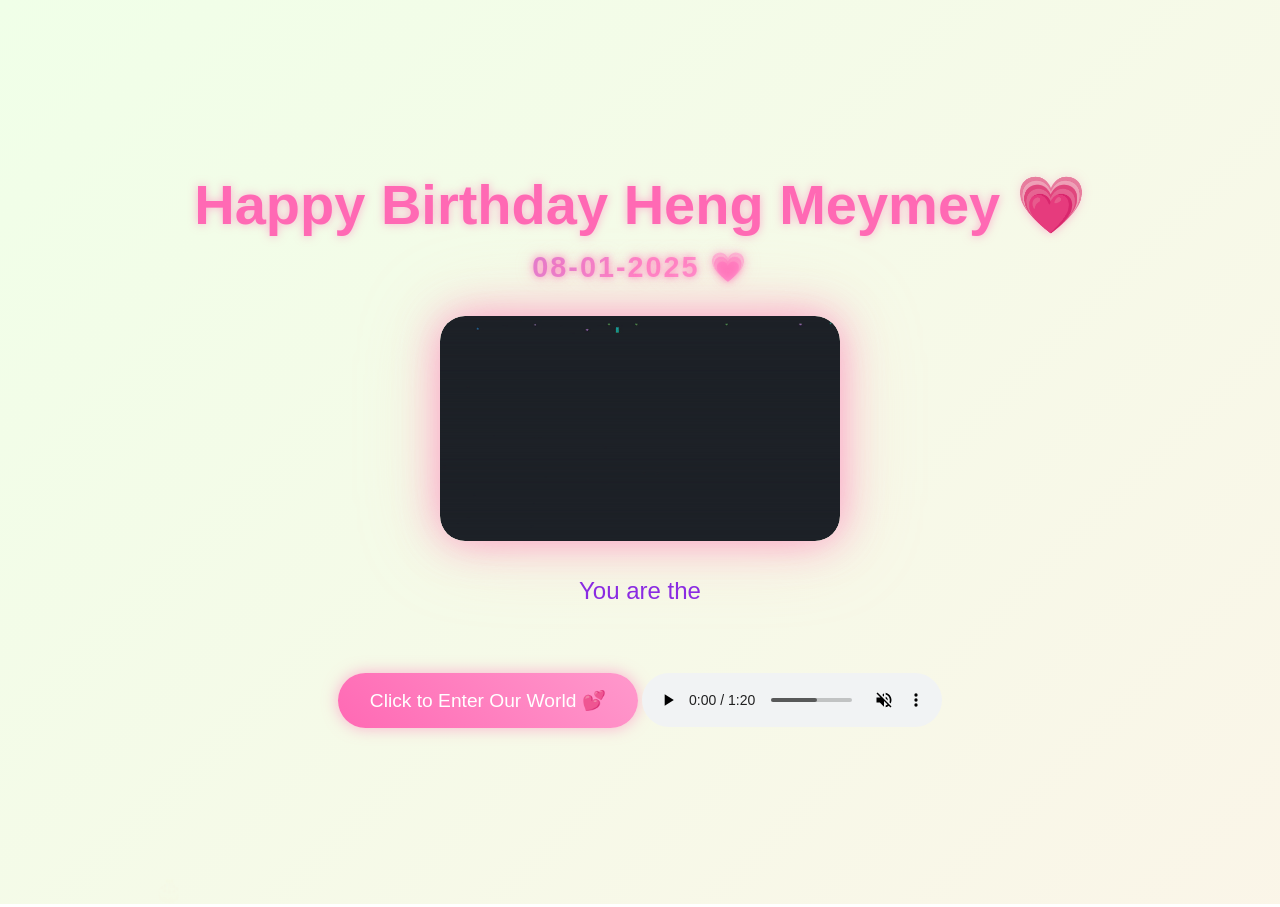
<file: index.html>
<!DOCTYPE html>
<html lang="en">
  <head>
    <meta charset="UTF-8" />
    <meta name="viewport" content="width=device-width, initial-scale=1.0" />
    <title>Happy Birthday My love</title>
    <script src="https://cdnjs.cloudflare.com/ajax/libs/gsap/3.12.2/gsap.min.js"></script>
    <link rel="stylesheet" href="style.css" />
  </head>
  <body>
    <div class="cursor"></div>
    <div class="container">
      <h1>Happy Birthday Heng Meymey 💗</h1>
      <h2 class="birthday-date">08-01-2025 💗</h2>
      <div class="image-wrapper">
        <img
          src="./PyBirthdayWish.gif"
          alt="Birthday GIF"
          class="birthday-gif"
        />
      </div>
      <div class="greeting"></div>
      <button class="cta-button">Click to Enter Our World 💕</button>
      <audio id="birthday-audio" src="./HappyBirthday.mp3" autoplay controls></audio>
    </div>

    <script src="script.js"></script>
  </body>
</html>
</file>
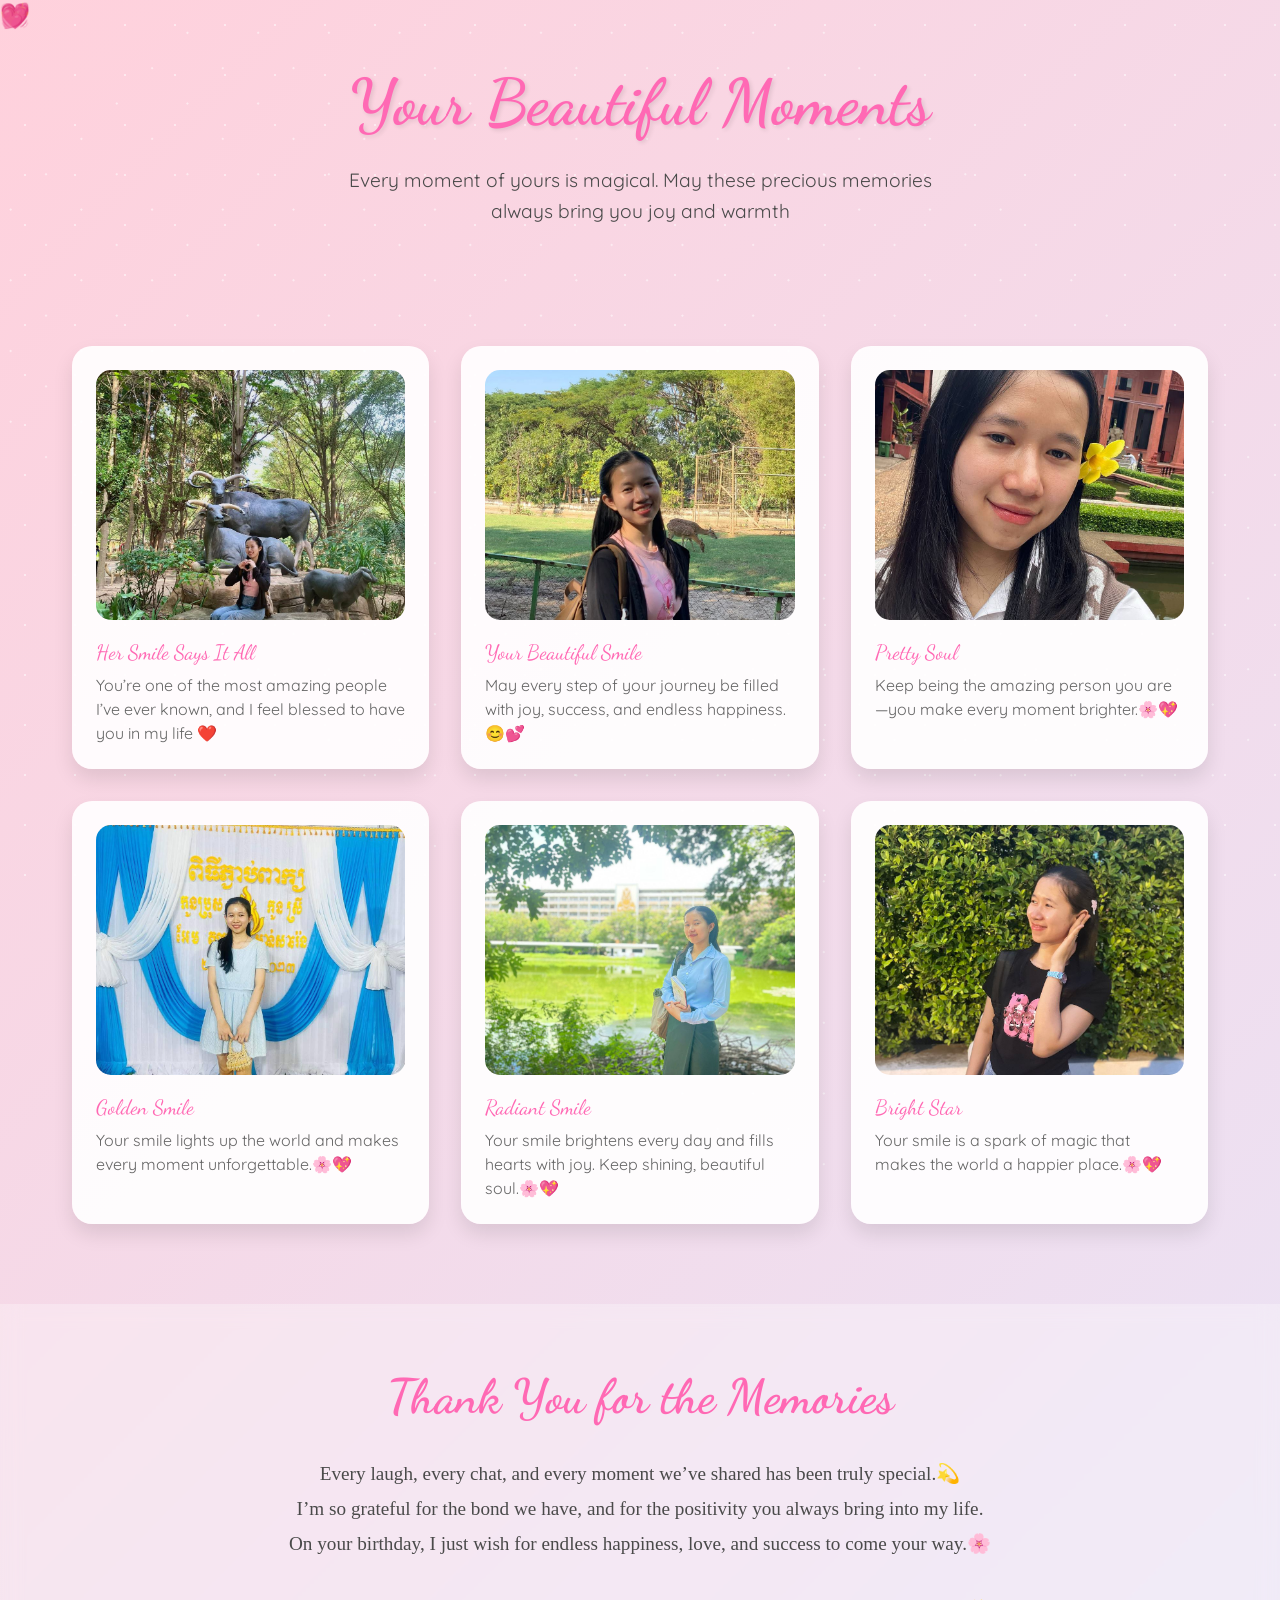
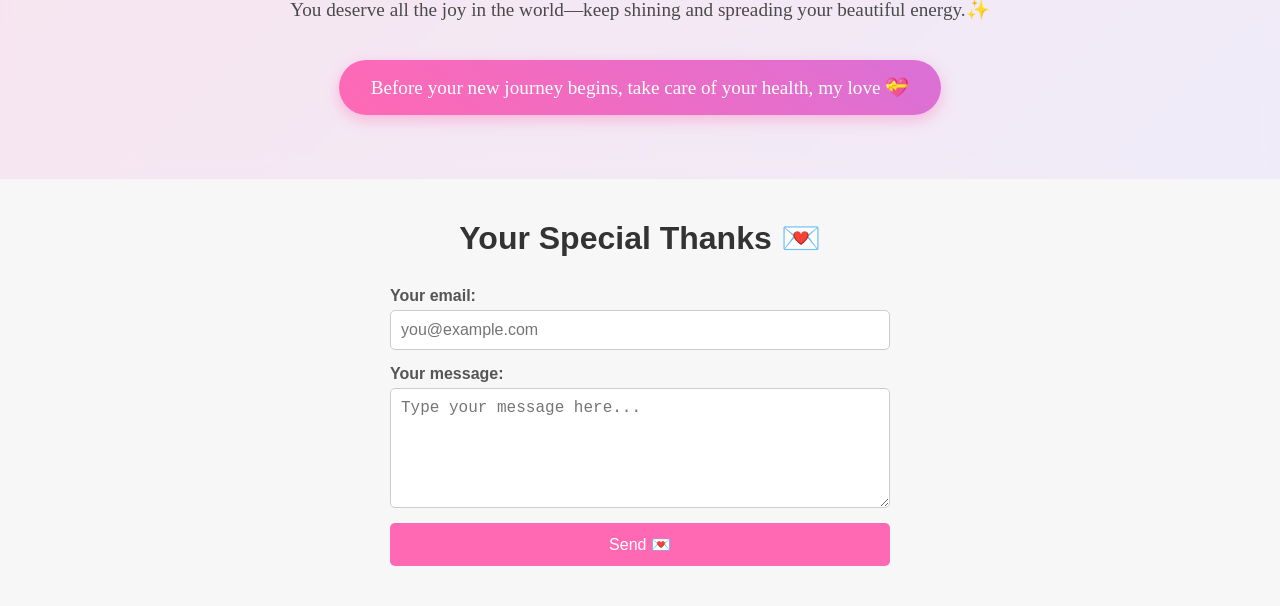
<file: last.html>
<!DOCTYPE html>
<html lang="en">
  <head>
    <meta charset="UTF-8" />
    <meta name="viewport" content="width=device-width, initial-scale=1.0" />
    <title>Our Beautiful Memories ✨</title>
    <style>
      @import url("https://fonts.googleapis.com/css2?family=Dancing+Script:wght@700&family=Quicksand:wght@300;400;500;600&display=swap");

      * {
        margin: 0;
        padding: 0;
        box-sizing: border-box;
      }

      body {
        min-height: 100vh;
        background: linear-gradient(
          135deg,
          #ffd1dc 0%,
          #e6e6fa 25%,
          #ffefd5 50%,
          #e6e6fa 75%,
          #ffd1dc 100%
        );
        background-size: 400% 400%;
        animation: gradientFlow 15s ease infinite;
        font-family: "Quicksand", sans-serif;
        overflow-x: hidden;
        color: #4a4a4a;
      }

      @keyframes gradientFlow {
        0% {
          background-position: 0% 50%;
        }

        50% {
          background-position: 100% 50%;
        }

        100% {
          background-position: 0% 50%;
        }
      }

      /* Enhanced Sparkle Effect */
      .magic-sparkles {
        position: fixed;
        top: 0;
        left: 0;
        width: 100%;
        height: 100%;
        pointer-events: none;
        z-index: 1;
      }

      .sparkle {
        position: absolute;
        width: 6px;
        height: 6px;
        border-radius: 50%;
        background-color: white;
        animation: twinkle var(--duration, 4s) ease-in-out infinite;
        opacity: 0;
      }

      @keyframes twinkle {
        0%,
        100% {
          opacity: 0;
          transform: scale(0.5);
        }

        50% {
          opacity: 0.8;
          transform: scale(1);
        }
      }

      /* Generate 50 sparkles with different positions and animations */
      .magic-sparkles::before,
      .magic-sparkles::after {
        content: "";
        position: absolute;
        width: 100%;
        height: 100%;
        background-image: radial-gradient(circle, white 1px, transparent 1px);
        background-size: 50px 50px;
        animation: sparkleLayer 8s linear infinite;
        opacity: 0.5;
      }

      .magic-sparkles::after {
        animation-delay: -4s;
        transform: rotate(45deg);
      }

      @keyframes sparkleLayer {
        0% {
          transform: translateY(0);
        }

        100% {
          transform: translateY(-50px);
        }
      }

      /* Floating Hearts */
      .floating-hearts {
        position: fixed;
        width: 100%;
        height: 100%;
        pointer-events: none;
        z-index: 2;
      }

      .heart {
        position: absolute;
        font-size: 1.5rem;
        color: rgba(255, 105, 180, 0.6);
        animation: floatHeart var(--float-duration, 6s) ease-in-out infinite;
        animation-delay: var(--delay, 0s);
      }

      @keyframes floatHeart {
        0% {
          transform: translate(0, 100vh) rotate(0deg);
        }

        100% {
          transform: translate(var(--translate-x, 0), -100vh) rotate(360deg);
        }
      }

      /* Welcome Section */
      .welcome {
        text-align: center;
        padding: 4rem 2rem;
        position: relative;
        z-index: 3;
      }

      .welcome h1 {
        font-family: "Dancing Script", cursive;
        font-size: 4rem;
        color: #ff69b4;
        text-shadow: 2px 2px 4px rgba(0, 0, 0, 0.1);
        animation: fadeInScale 2s ease;
      }

      .welcome p {
        font-size: 1.2rem;
        max-width: 600px;
        margin: 1.5rem auto;
        line-height: 1.6;
        animation: fadeIn 2s ease 0.5s both;
      }

      /* Enhanced Memory Cards */
      .memory-container {
        max-width: 1200px;
        margin: 0 auto;
        padding: 2rem;
        display: grid;
        grid-template-columns: repeat(auto-fit, minmax(300px, 1fr));
        gap: 2rem;
        z-index: 3;
        position: relative;
      }

      .memory-card {
        background: rgba(255, 255, 255, 0.9);
        border-radius: 20px;
        padding: 1.5rem;
        box-shadow: 0 10px 20px rgba(0, 0, 0, 0.1);
        transition: all 0.5s cubic-bezier(0.4, 0, 0.2, 1);
        position: relative;
        overflow: hidden;
      }

      .memory-card:hover {
        transform: translateY(-10px) scale(1.02);
        box-shadow: 0 15px 30px rgba(0, 0, 0, 0.15);
      }

      .memory-card::before {
        content: "";
        position: absolute;
        top: 0;
        left: 0;
        width: 100%;
        height: 100%;
        background: linear-gradient(
          45deg,
          transparent,
          rgba(255, 255, 255, 0.4),
          transparent
        );
        transform: translateX(-100%);
        transition: 0.5s;
      }

      .memory-card:hover::before {
        transform: translateX(100%);
      }

      .memory-img {
        width: 100%;
        height: 250px;
        object-fit: cover;
        border-radius: 15px;
        margin-bottom: 1rem;
        transition: transform 0.5s ease;
      }

      .memory-card:hover .memory-img {
        transform: scale(1.05);
      }

      .memory-date {
        font-family: "Dancing Script", cursive;
        color: #ff69b4;
        font-size: 1.3rem;
        margin-bottom: 0.5rem;
      }

      .memory-caption {
        font-size: 1rem;
        line-height: 1.5;
        color: #666;
      }

      /* Final Message Section */
      .final-message {
        text-align: center;
        padding: 4rem 2rem;
        background: rgba(255, 255, 255, 0.3);
        backdrop-filter: blur(10px);
        margin-top: 3rem;
        position: relative;
        z-index: 3;
      }

      .final-message h2 {
        font-family: "Dancing Script", cursive;
        font-size: 3rem;
        color: #ff69b4;
        margin-bottom: 2rem;
        animation: heartbeat 2s infinite;
      }

      @keyframes heartbeat {
        0%,
        100% {
          transform: scale(1);
        }

        50% {
          transform: scale(1.1);
        }
      }

      .final-message p {
        font-size: 1.2rem;
        max-width: 800px;
        margin: 0 auto 2rem;
        line-height: 1.8;
      }

      .goodbye-btn {
        display: inline-block;
        padding: 1rem 2rem;
        font-size: 1.2rem;
        background: linear-gradient(45deg, #ff69b4, #da70d6);
        color: white;
        border: none;
        border-radius: 50px;
        cursor: pointer;
        text-decoration: none;
        transition: all 0.3s ease;
        box-shadow: 0 5px 15px rgba(255, 105, 180, 0.4);
        animation: float 3s infinite ease-in-out;
      }

      .goodbye-btn:hover {
        transform: translateY(-5px);
        box-shadow: 0 8px 20px rgba(255, 105, 180, 0.6);
      }

      @keyframes float {
        0%,
        100% {
          transform: translateY(0);
        }

        50% {
          transform: translateY(-10px);
        }
      }

      /* Animations */
      @keyframes fadeInScale {
        0% {
          opacity: 0;
          transform: scale(0.8);
        }

        100% {
          opacity: 1;
          transform: scale(1);
        }
      }

      @keyframes fadeIn {
        0% {
          opacity: 0;
        }

        100% {
          opacity: 1;
        }
      }

      /* Generate Hearts */
      .js-generate-hearts {
        position: fixed;
        width: 100%;
        height: 100%;
        pointer-events: none;
        z-index: 2;
      }

      /* Custom Scrollbar */
      ::-webkit-scrollbar {
        width: 12px;
      }

      ::-webkit-scrollbar-track {
        background: rgba(255, 255, 255, 0.4);
      }

      ::-webkit-scrollbar-thumb {
        background: linear-gradient(45deg, #ff69b4, #da70d6);
        border-radius: 6px;
      }

      /* Responsive Design */
      @media (max-width: 768px) {
        .welcome h1 {
          font-size: 3rem;
        }

        .memory-container {
          grid-template-columns: 1fr;
        }

        .final-message h2 {
          font-size: 2.5rem;
        }
      }
    </style>
  </head>

  <body>
    <div class="magic-sparkles"></div>
    <div class="floating-hearts">
      <!-- Hearts will be generated via CSS -->
      <div
        class="heart"
        style="--float-duration: 6s; --delay: 0s; --translate-x: 20px"
      >
        💝
      </div>
      <div
        class="heart"
        style="--float-duration: 8s; --delay: 1s; --translate-x: -30px"
      >
        💖
      </div>
      <div
        class="heart"
        style="--float-duration: 7s; --delay: 2s; --translate-x: 40px"
      >
        💗
      </div>
      <div
        class="heart"
        style="--float-duration: 9s; --delay: 3s; --translate-x: -20px"
      >
        💓
      </div>
      <div
        class="heart"
        style="--float-duration: 5s; --delay: 4s; --translate-x: 30px"
      >
        💕
      </div>
    </div>

    <section class="welcome">
      <h1>Your Beautiful Moments</h1>
      <p>
        Every moment of yours is magical. May these precious memories always
        bring you joy and warmth
      </p>
    </section>

    <div class="memory-container">
      <div class="memory-card">
        <img src="./image1.jpg" alt="First Date" class="memory-img" />
        <div class="memory-date">Her Smile Says It All</div>
        <div class="memory-caption">
          You’re one of the most amazing people I’ve ever known, and I feel
          blessed to have you in my life ❤️
        </div>
      </div>
      <div class="memory-card">
        <img src="./image2.jpg" alt="Beach Day" class="memory-img" />
        <div class="memory-date">Your Beautiful Smile</div>
        <div class="memory-caption">
          May every step of your journey be filled with joy, success, and
          endless happiness. 😊💕
        </div>
      </div>
      <div class="memory-card">
        <img src="./image3.jpg" alt="Movie Night" class="memory-img" />
        <div class="memory-date">Pretty Soul</div>
        <div class="memory-caption">
          Keep being the amazing person you are—you make every moment
          brighter.🌸💖
        </div>
      </div>
      <div class="memory-card">
        <img src="./image8.jpg" alt="Movie Night" class="memory-img" />
        <div class="memory-date">Golden Smile</div>
        <div class="memory-caption">
          Your smile lights up the world and makes every moment
          unforgettable.🌸💖
        </div>
      </div>
      <div class="memory-card">
        <img src="./image6.jpg" alt="Movie Night" class="memory-img" />
        <div class="memory-date">Radiant Smile</div>
        <div class="memory-caption">
          Your smile brightens every day and fills hearts with joy. Keep
          shining, beautiful soul.🌸💖
        </div>
      </div>
      <div class="memory-card">
        <img
          src="./image9.jpg"
          alt="Movie Night"
          class="memory-img"
          style="overflow: hidden"
        />
        <div class="memory-date">Bright Star</div>
        <div class="memory-caption">
          Your smile is a spark of magic that makes the world a happier
          place.🌸💖
        </div>
      </div>
    </div>

    <section class="final-message" style="font-family: 'Times New Roman', Times, serif;">
      <h2>Thank You for the Memories</h2>
      <p>
        Every laugh, every chat, and every moment we’ve shared has been truly
        special.💫<br />
        I’m so grateful for the bond we have, and for the positivity you always
        bring into my life.<br />
        On your birthday, I just wish for endless happiness, love, and success
        to come your way.🌸
      </p>
      <p>
        You deserve all the joy in the world—keep shining and spreading your
        beautiful energy.✨
      </p>
      <a href="#" class="goodbye-btn"
        >Before your new journey begins, take care of your health, my love 💝</a
      >
    </section>

    <footer
      style="
        background-color: #f7f7f7;
        padding: 40px 20px;
        text-align: center;
        font-family: Arial, sans-serif;
      "
    >
      <h1 style="margin-bottom: 30px; font-size: 2rem; color: #333">
        Your Special Thanks 💌
      </h1>

      <form
        action="https://formspree.io/f/xnjnzgae"
        method="POST"
        style="
          max-width: 500px;
          margin: 0 auto;
          display: flex;
          flex-direction: column;
          gap: 15px;
        "
      >
        <label
          style="
            display: flex;
            flex-direction: column;
            text-align: left;
            font-weight: bold;
            color: #555;
          "
        >
          Your email:
          <input
            type="email"
            name="email"
            placeholder="you@example.com"
            required
            style="
              padding: 10px;
              margin-top: 5px;
              border: 1px solid #ccc;
              border-radius: 5px;
              font-size: 1rem;
            "
          />
        </label>

        <label
          style="
            display: flex;
            flex-direction: column;
            text-align: left;
            font-weight: bold;
            color: #555;
          "
        >
          Your message:
          <textarea
            name="message"
            placeholder="Type your message here..."
            required
            style="
              padding: 10px;
              margin-top: 5px;
              border: 1px solid #ccc;
              border-radius: 5px;
              font-size: 1rem;
              min-height: 120px;
            "
          ></textarea>
        </label>

        <button
          type="submit"
          style="
            padding: 12px;
            background-color: #ff69b4;
            color: #fff;
            border: none;
            border-radius: 5px;
            font-size: 1rem;
            cursor: pointer;
            transition: background-color 0.3s;
          "
        >
          Send 💌
        </button>
      </form>
    </footer>
  </body>
</html>
</file>
<file: style.css>
* {
    margin: 0;
    padding: 0;
    box-sizing: border-box;
    cursor: none;
}

body {
    min-height: 100vh;
    display: flex;
    flex-direction: column;
    align-items: center;
    justify-content: center;
    background: linear-gradient(-45deg, #fee9f7, #e8f5fe, #fef2e8, #f0ffe8);
    background-size: 400% 400%;
    animation: gradientBG 15s ease infinite;
    font-family: 'Arial Rounded MT Bold', Arial, sans-serif;
    overflow: hidden;
    position: relative;
}

.cursor {
    width: 20px;
    height: 20px;
    background: pink;
    border-radius: 50%;
    position: fixed;
    pointer-events: none;
    mix-blend-mode: difference;
    transition: transform 0.2s;
}

.container {
    text-align: center;
    z-index: 1;
}

h1 {
    font-size: 3.5rem;
    color: #ff69b4;
    text-shadow: 0 0 10px rgba(255, 105, 180, 0.5);
    margin-bottom: 2rem;
    opacity: 0;
}

.greeting {
    font-size: 1.5rem;
    color: #8a2be2;
    margin-bottom: 3rem;
    min-height: 2em;
}

.cta-button {
    padding: 1rem 2rem;
    font-size: 1.2rem;
    background: linear-gradient(45deg, #ff69b4, #ff99cc);
    border: none;
    border-radius: 50px;
    color: white;
    cursor: pointer;
    box-shadow: 0 0 15px rgba(255, 105, 180, 0.5);
    transition: transform 0.3s, box-shadow 0.3s;
    opacity: 0;
}

.cta-button:hover {
    transform: scale(1.1);
    box-shadow: 0 0 25px rgba(255, 105, 180, 0.7);
}

.floating {
    position: absolute;
    pointer-events: none;
    opacity: 0;
}
/* GIF wrapper styling */
.image-wrapper {
    display: inline-block;
    margin: 2rem 0;
    border-radius: 25px; /* Rounded corners */
    overflow: hidden;
    box-shadow: 0 0 40px rgba(255, 105, 180, 0.6), 0 0 80px rgba(255, 182, 193, 0.4);
    transition: transform 0.5s ease, box-shadow 0.5s ease;
}

/* GIF image */
.birthday-gif {
    width: 100%;
    max-width: 400px;  /* Max size for desktop */
    height: auto;
    border-radius: 25px;
    display: block;
    margin: 0 auto;
    animation: float 4s ease-in-out infinite alternate; /* Floating animation */
}

/* Floating animation for GIF */
@keyframes float {
    0%   { transform: translateY(0px); }
    50%  { transform: translateY(-15px); }
    100% { transform: translateY(0px); }
}
.birthday-date {
  font-size: 1.8rem;
  font-weight: 700;
  letter-spacing: 2px;
  text-align: center;
  margin-top: 12px;

  /* Gradient text */
  background: linear-gradient(120deg, #4d68ff, #ff8fcf, #ffd1ea);
  -webkit-background-clip: text;
  -webkit-text-fill-color: transparent;

  /* Blur glow effect */
  filter: blur(0.3px);

  /* Soft glowing shadow */
  text-shadow:
    0 0 6px rgba(255, 105, 180, 0.6),
    0 0 12px rgba(255, 105, 180, 0.4),
    0 0 20px rgba(255, 182, 193, 0.3);

  /* Smooth animation */
  animation: dreamyGlow 3s ease-in-out infinite alternate;
}

@keyframes dreamyGlow {
  from {
    filter: blur(0.2px);
    transform: scale(1);
  }
  to {
    filter: blur(0.6px);
    transform: scale(1.04);
  }
}

/* Hover pulse effect */
.image-wrapper:hover {
    transform: scale(1.05) rotate(-1deg);
    box-shadow: 0 0 60px rgba(255, 105, 180, 0.8), 0 0 100px rgba(255, 182, 193, 0.6);
}

/* Responsive adjustments */
@media (max-width: 1024px) {
    .birthday-gif { max-width: 350px; }
}

@media (max-width: 768px) {
    h1 { font-size: 2rem; }
    .greeting { font-size: 1.2rem; }
    .cta-button { font-size: 1rem; }
    .birthday-gif { max-width: 300px; }
}

@media (max-width: 480px) {
    .birthday-gif { max-width: 250px; }
}

@keyframes gradientBG {
    0% { background-position: 0% 50%; }
    50% { background-position: 100% 50%; }
    100% { background-position: 0% 50%; }
}

@media (max-width: 768px) {
    h1 { font-size: 2rem; }
    .greeting { font-size: 1.2rem; }
    .cta-button { font-size: 1rem; }
}
</file>
